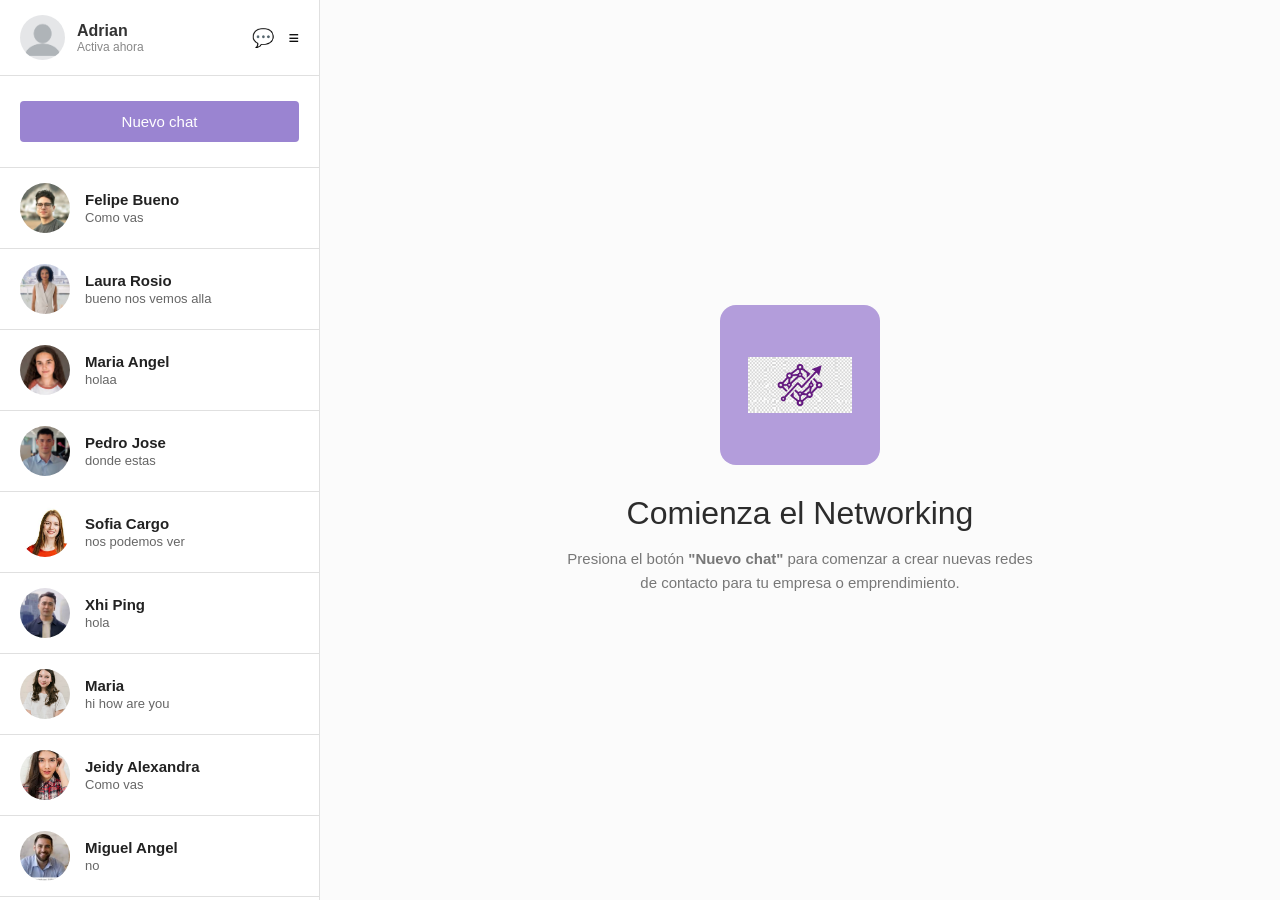
<file: index.html>
<!DOCTYPE html>
<html lang="es">
<head>
    <meta charset="UTF-8">
    <meta name="viewport" content="width=device-width, initial-scale=1.0">
    <link rel="stylesheet" href="css/style.css">
    <title>Menu</title>
</head>
<body>

    <div class="app-container">

        <nav class="nav">
            
            <div class="perfil-superior">
                <div class="usuario-info">
                    <img src="img/sin imagen.png" alt="Adrian" class="avatar-principal">
                    <div class="texto-perfil">
                        <span class="nombre-usuario">Adrian</span>
                        <span class="estado-usuario">Activa ahora</span>
                    </div>
                </div>
                <div class="iconos-accion">
                    <span class="icono">💬</span> 
                    <span class="icono">≡</span>
                </div>
            </div>

            <div class="contenedor-accion">
                <button class="btn-nuevo-chat">Nuevo chat</button>
            </div>
            
            <div class="contenedor-lista">
                <ul class="lista">
                    <li class="menu-item">
                        <img src="img/felipe bueno.jpg" alt="Felipe Bueno" class="avatar">
                        <div class="contenido">
                            <h3>Felipe Bueno</h3>
                            <p>Como vas</p>
                        </div>
                    </li>

                    <li class="menu-item">
                        <img src="img/laura rosio.jpg" alt="Laura Rosio" class="avatar">
                        <div class="contenido">
                            <h3>Laura Rosio</h3>
                            <p>bueno nos vemos alla</p>
                        </div>
                    </li>

                    <li class="menu-item">
                        <img src="img/marai angel.jpg" alt="Maria Angel" class="avatar">
                        <div class="contenido">
                            <h3>Maria Angel</h3>
                            <p>holaa</p>
                        </div>
                    </li>
                    
                    <li class="menu-item">
                        <img src="img/pedro jose.jpg" alt="Pedro Jose" class="avatar">
                        <div class="contenido">
                            <h3>Pedro Jose</h3>
                            <p>donde estas</p>
                        </div>
                    </li>

                    <li class="menu-item">
                        <img src="img/sofia cargo.jpg" alt="Sofia Cargo" class="avatar">
                        <div class="contenido">
                            <h3>Sofia Cargo</h3>
                            <p>nos podemos ver</p>
                        </div>
                    </li>

                    <li class="menu-item">
                        <img src="img/xhi ping.jpg" alt="Xhi Ping" class="avatar">
                        <div class="contenido">
                            <h3>Xhi Ping</h3>
                            <p>hola</p>
                        </div>
                    </li>  
                    
                    <li class="menu-item">
                        <img src="img/maria.avif" alt="Maria" class="avatar">
                        <div class="contenido">
                            <h3>Maria</h3>
                            <p>hi how are you</p>
                        </div>
                    </li>
                    
                    <li class="menu-item">
                        <img src="img/jeidy.jpg" alt="Jeidy Alexandra" class="avatar">
                        <div class="contenido">
                            <h3>Jeidy Alexandra</h3>
                            <p>Como vas</p>
                        </div>
                    </li>

                    <li class="menu-item">
                        <img src="img/miguel.jpg" alt="Miguel Angel" class="avatar">
                        <div class="contenido">
                            <h3>Miguel Angel</h3>
                            <p>no</p>
                        </div>
                    </li>

                    <li class="menu-item">
                        <img src="img/antonio.webp" alt="Antonio" class="avatar">
                        <div class="contenido">
                            <h3>Antonio</h3>
                            <p>vale</p>
                        </div>
                    </li>
                </ul>  
            </div>
        </nav>

        <main class="contenido-principal">
            <div class="tarjeta-bienvenida">
                <div class="icono-networking">
                    <img src="img/icono 2.png" alt="Networking Icon">
                </div>
                <h1>Comienza el Networking</h1>
                <p>Presiona el botón <strong>"Nuevo chat"</strong> para comenzar a crear nuevas redes de contacto para tu empresa o emprendimiento.</p>
            </div>
        </main>

    </div> </body>
</html>
</file>
<file: css/style.css>
* {
    margin: 0;
    padding: 0;
    box-sizing: border-box;
}

body, html {
    height: 100%;
    font-family: Arial, sans-serif;
}


.app-container {
    display: flex;
    width: 100%;
    height: 100vh;
}


.nav {
    width: 320px;
    min-width: 320px;
    background-color: #ffffff;
    border-right: 1px solid #e0e0e0;
    display: flex;
    flex-direction: column;
    height: 100%;
}

.perfil-superior {
    display: flex;
    justify-content: space-between;
    align-items: center;
    padding: 15px 20px;
    border-bottom: 1px solid #e0e0e0;
}

.usuario-info {
    display: flex;
    align-items: center;
}

.avatar-principal {
    width: 45px;
    height: 45px;
    border-radius: 50%;
    margin-right: 12px;
    object-fit: cover;
}

.texto-perfil {
    display: flex;
    flex-direction: column;
}

.nombre-usuario {
    font-weight: bold;
    font-size: 16px;
    color: #333;
}

.estado-usuario {
    font-size: 12px;
    color: #888;
}

.iconos-accion .icono {
    font-size: 18px;
    margin-left: 10px;
    cursor: pointer;
}

.contenedor-accion {
    padding: 25px 20px; 
}

.btn-nuevo-chat {
    width: 100%;
    background-color: #9a84d1; 
    color: white;
    border: none;
    padding: 12px;
    font-size: 15px;
    border-radius: 4px;
    cursor: pointer;
}


.contenedor-lista {
    overflow-y: auto;
    flex-grow: 1;
}

.lista {
    list-style: none;
    padding: 0;
    margin: 0;
    border-top: 1px solid #e0e0e0;
}

.menu-item {
    display: flex;
    align-items: center;
    padding: 15px 20px;
    border-bottom: 1px solid #e0e0e0; 
}

.menu-item:last-child {
    border-bottom: none; 
}

.avatar {
    width: 50px;
    height: 50px;
    border-radius: 50%;
    margin-right: 15px;
    object-fit: cover;
}

.contenido h3 {
    font-size: 15px;
    color: #222;
}

.contenido p {
    font-size: 13px;
    color: #666;
    margin-top: 2px;
}


.contenido-principal {
    flex-grow: 1;
    background-color: #fbfbfb;
    display: flex;
    justify-content: center;
    align-items: center;
    padding: 40px;
}

.tarjeta-bienvenida {
    text-align: center;
    max-width: 480px;
}

.icono-networking {
    width: 160px;
    height: 160px;
    background-color: #b39ddb; 
    border-radius: 16px;
    margin: 0 auto 30px auto;
    display: flex;
    justify-content: center;
    align-items: center;
}

.icono-networking img {
    width: 65%;
    height: auto;
}

.tarjeta-bienvenida h1 {
    font-size: 32px;
    color: #2c2c2c;
    margin-bottom: 15px;
    font-weight: 500;
}

.tarjeta-bienvenida p {
    font-size: 15px;
    color: #777777;
    line-height: 1.6;
}
</file>
<file: flex/css/style.css>
* {
    margin: 0;
    padding: 0;
    box-sizing: border-box;
}

body, html {
    height: 100%;
    font-family: Arial, sans-serif;
}


.app-container {
    display: flex;
    width: 100%;
    height: 100vh;
}


.nav {
    width: 320px;
    min-width: 320px;
    background-color: #ffffff;
    border-right: 1px solid #e0e0e0;
    display: flex;
    flex-direction: column;
    height: 100%;
}

.perfil-superior {
    display: flex;
    justify-content: space-between;
    align-items: center;
    padding: 15px 20px;
    border-bottom: 1px solid #e0e0e0;
}

.usuario-info {
    display: flex;
    align-items: center;
}

.avatar-principal {
    width: 45px;
    height: 45px;
    border-radius: 50%;
    margin-right: 12px;
    object-fit: cover;
}

.texto-perfil {
    display: flex;
    flex-direction: column;
}

.nombre-usuario {
    font-weight: bold;
    font-size: 16px;
    color: #333;
}

.estado-usuario {
    font-size: 12px;
    color: #888;
}

.iconos-accion .icono {
    font-size: 18px;
    margin-left: 10px;
    cursor: pointer;
}

.contenedor-accion {
    padding: 25px 20px; 
}

.btn-nuevo-chat {
    width: 100%;
    background-color: #9a84d1; 
    color: white;
    border: none;
    padding: 12px;
    font-size: 15px;
    border-radius: 4px;
    cursor: pointer;
}


.contenedor-lista {
    overflow-y: auto;
    flex-grow: 1;
}

.lista {
    list-style: none;
    padding: 0;
    margin: 0;
    border-top: 1px solid #e0e0e0;
}

.menu-item {
    display: flex;
    align-items: center;
    padding: 15px 20px;
    border-bottom: 1px solid #e0e0e0; 
}

.menu-item:last-child {
    border-bottom: none; 
}

.avatar {
    width: 50px;
    height: 50px;
    border-radius: 50%;
    margin-right: 15px;
    object-fit: cover;
}

.contenido h3 {
    font-size: 15px;
    color: #222;
}

.contenido p {
    font-size: 13px;
    color: #666;
    margin-top: 2px;
}


.contenido-principal {
    flex-grow: 1;
    background-color: #fbfbfb;
    display: flex;
    justify-content: center;
    align-items: center;
    padding: 40px;
}

.tarjeta-bienvenida {
    text-align: center;
    max-width: 480px;
}

.icono-networking {
    width: 160px;
    height: 160px;
    background-color: #b39ddb; 
    border-radius: 16px;
    margin: 0 auto 30px auto;
    display: flex;
    justify-content: center;
    align-items: center;
}

.icono-networking img {
    width: 65%;
    height: auto;
}

.tarjeta-bienvenida h1 {
    font-size: 32px;
    color: #2c2c2c;
    margin-bottom: 15px;
    font-weight: 500;
}

.tarjeta-bienvenida p {
    font-size: 15px;
    color: #777777;
    line-height: 1.6;
}
</file>
